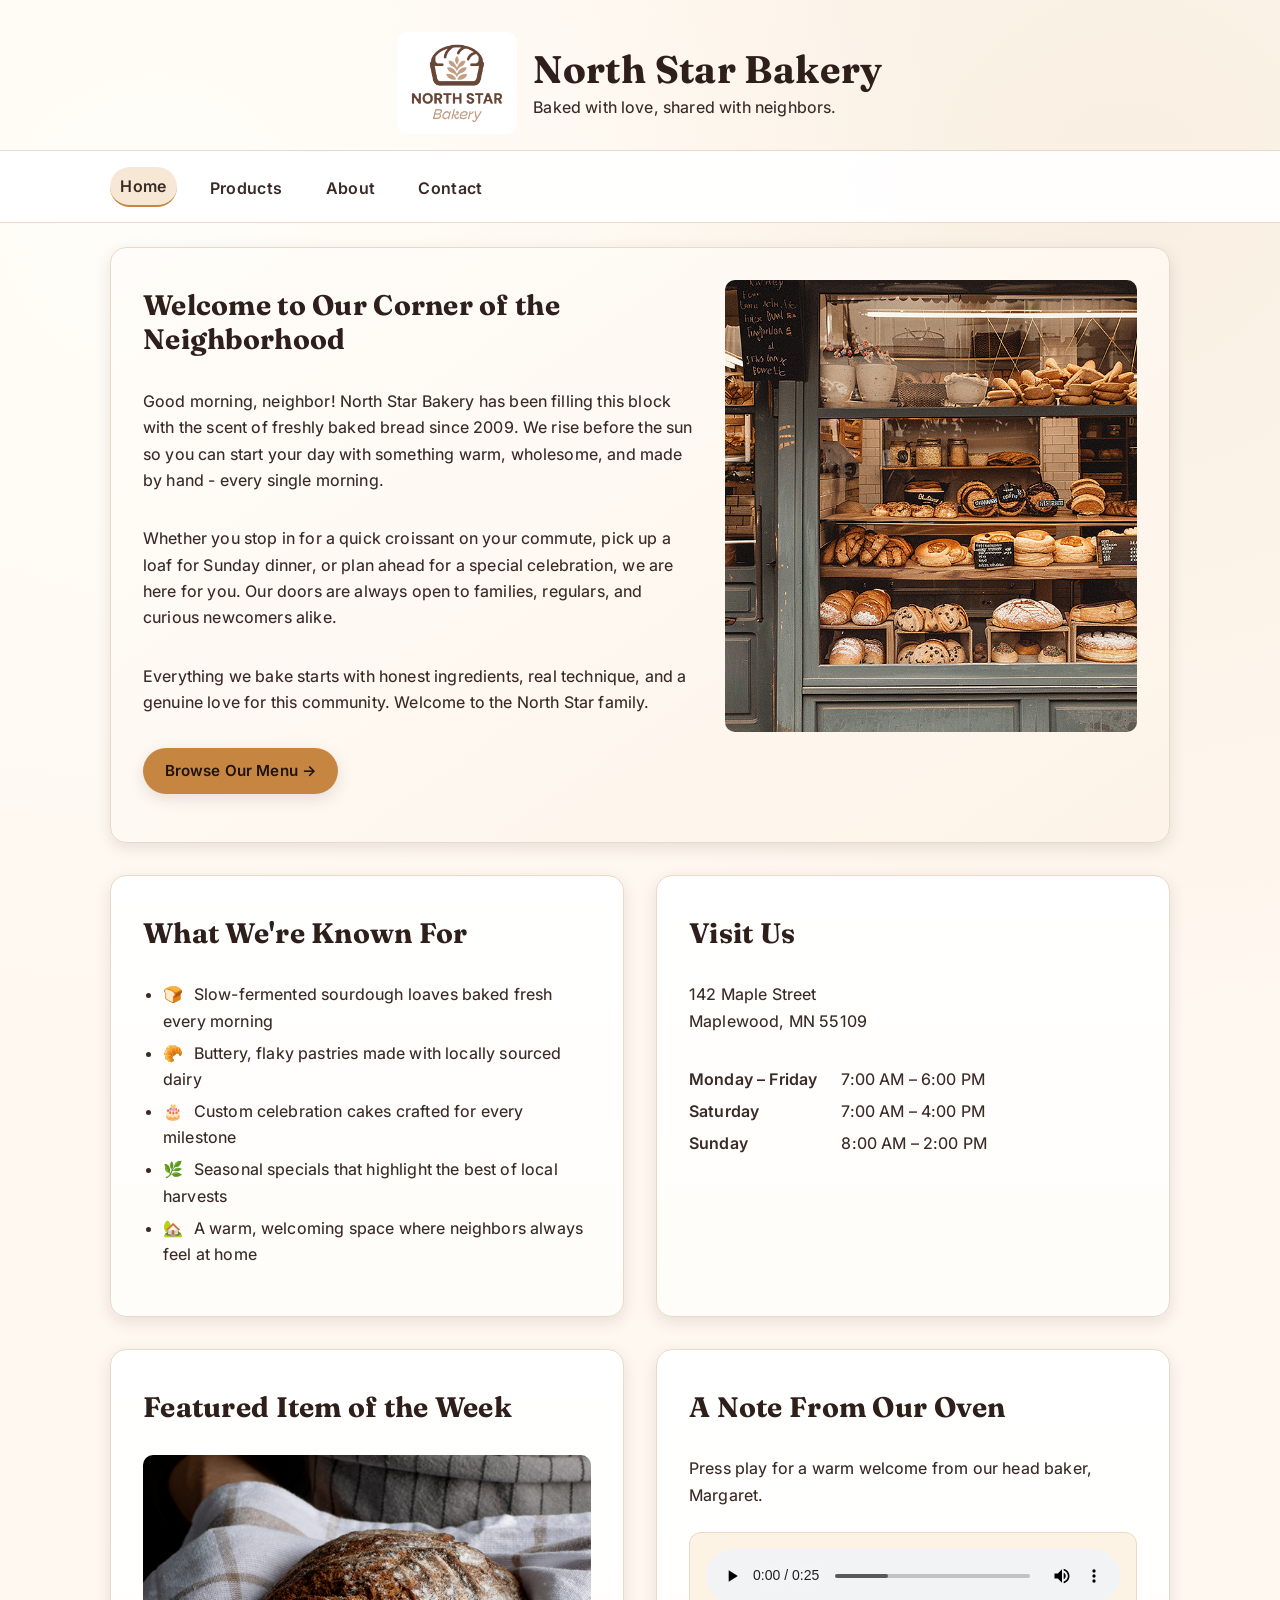
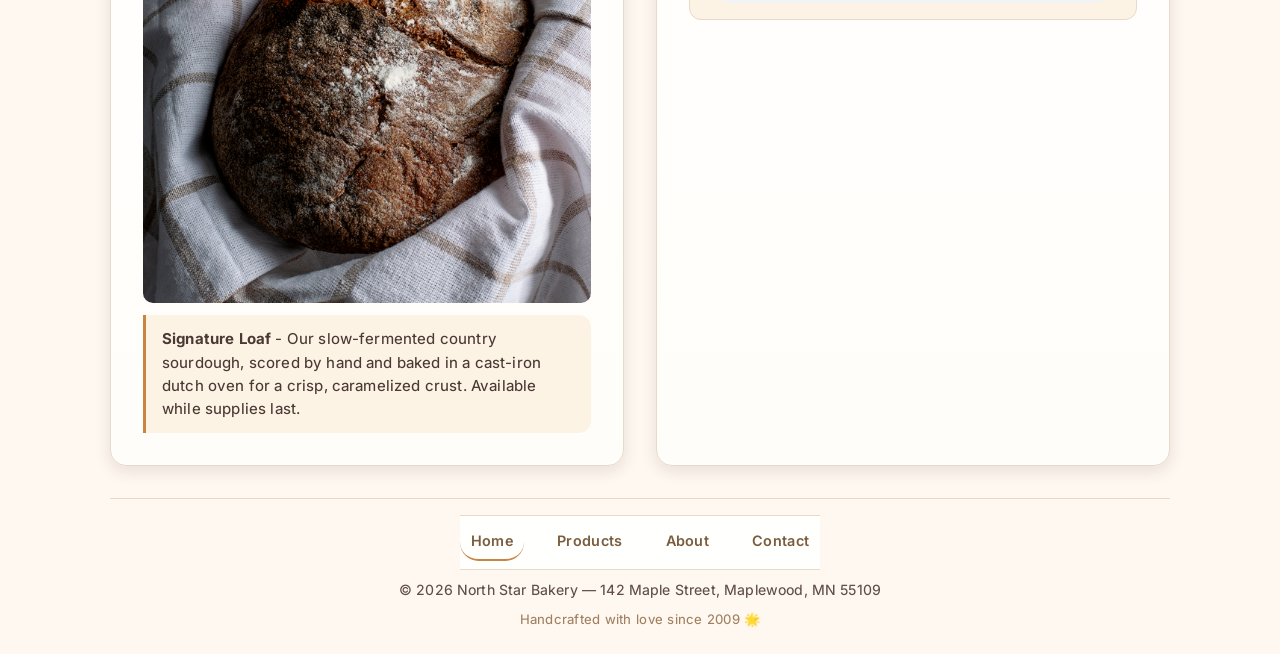
<file: index.html>
<!DOCTYPE html>
<html lang="en">
<head>
  <meta charset="UTF-8">
  <meta name="viewport" content="width=device-width, initial-scale=1.0">
  <title>North Star Bakery</title>
  <meta name="description" content="North Star Bakery — handcrafted breads, pastries, and custom cakes baked fresh daily in Maplewood, MN. Order online or visit us at 142 Maple Street.">
  <link rel="stylesheet" href="css/index.css">
</head>
<body>

  <a class="skip-link" href="#main-content">Skip to main content</a>

  <header>
    <img src="Bakery_c/bakery-logo_c.png" alt="North Star Bakery logo" width="120">
    <div class="brand-block">
      <h1>North Star Bakery</h1>
      <p class="header-tagline">Baked with love, shared with neighbors.</p>
    </div>
  </header>

  <nav aria-label="Primary">
    <ul>
      <li><a href="index.html" aria-current="page">Home</a></li>
      <li><a href="products.html">Products</a></li>
      <li><a href="about.html">About</a></li>
      <li><a href="contact.html">Contact</a></li>
    </ul>
  </nav>

  <main class="home-main" id="main-content">

    <section>
      <h2>Welcome to Our Corner of the Neighborhood</h2>
      <img src="Bakery_c/bakery-storefront_c.png" alt="North Star Bakery storefront">
      <p>
        Good morning, neighbor! North Star Bakery has been filling this block with the scent of
        freshly baked bread since 2009. We rise before the sun so you can start your day with
        something warm, wholesome, and made by hand - every single morning.
      </p>
      <p>
        Whether you stop in for a quick croissant on your commute, pick up a loaf for Sunday dinner,
        or plan ahead for a special celebration, we are here for you. Our doors are always open to
        families, regulars, and curious newcomers alike.
      </p>
      <p>
        Everything we bake starts with honest ingredients, real technique, and a genuine love for
        this community. Welcome to the North Star family.
      </p>
          <p><a href="products.html" class="btn">Browse Our Menu →</a></p>
    </section>

    <section>
      <h2>What We're Known For</h2>
      <ul>
        <li><span class="list-icon">🍞</span> Slow-fermented sourdough loaves baked fresh every morning</li>
        <li><span class="list-icon">🥐</span> Buttery, flaky pastries made with locally sourced dairy</li>
        <li><span class="list-icon">🎂</span> Custom celebration cakes crafted for every milestone</li>
        <li><span class="list-icon">🌿</span> Seasonal specials that highlight the best of local harvests</li>
        <li><span class="list-icon">🏡</span> A warm, welcoming space where neighbors always feel at home</li>
      </ul>
    </section>

    <section>
      <h2>Visit Us</h2>
      <address>
        142 Maple Street<br>
        Maplewood, MN 55109
      </address>
      <dl>
        <dt>Monday – Friday</dt>
        <dd>7:00 AM – 6:00 PM</dd>
        <dt>Saturday</dt>
        <dd>7:00 AM – 4:00 PM</dd>
        <dt>Sunday</dt>
        <dd>8:00 AM – 2:00 PM</dd>
      </dl>
    </section>

    <section>
      <h2>Featured Item of the Week</h2>
      <figure>
        <img src="Bakery_c/bakery-signature-loaf_c.png" alt="Our signature sourdough loaf, golden and scored on top">
        <figcaption>
          <strong>Signature Loaf</strong> - Our slow-fermented country sourdough, scored by hand and
          baked in a cast-iron dutch oven for a crisp, caramelized crust. Available while supplies last.
        </figcaption>
      </figure>
    </section>

    <section>
      <h2>A Note From Our Oven</h2>
      <p>Press play for a warm welcome from our head baker, Margaret.</p>
      <div class="audio-wrapper">
      <audio controls>
        <source src="Bakery_c/bakery-welcome_c.mp3" type="audio/mpeg">
        <source src="Bakery_c/bakery-welcome-mixed_c.mp3" type="audio/mpeg">
        Your browser does not support audio playback. Please visit us in person for a warm welcome!
      </audio>
      </div>
    </section>

  </main>

  <footer>
    <nav class="footer-nav" aria-label="Footer">
      <a href="index.html">Home</a>
      <a href="products.html">Products</a>
      <a href="about.html">About</a>
      <a href="contact.html">Contact</a>
    </nav>
    <p class="footer-copy">&copy; 2026 North Star Bakery &mdash; 142 Maple Street, Maplewood, MN 55109</p>
    <p class="footer-tagline">Handcrafted with love since 2009 🌟</p>
  </footer>

</body>
</html>
</file>
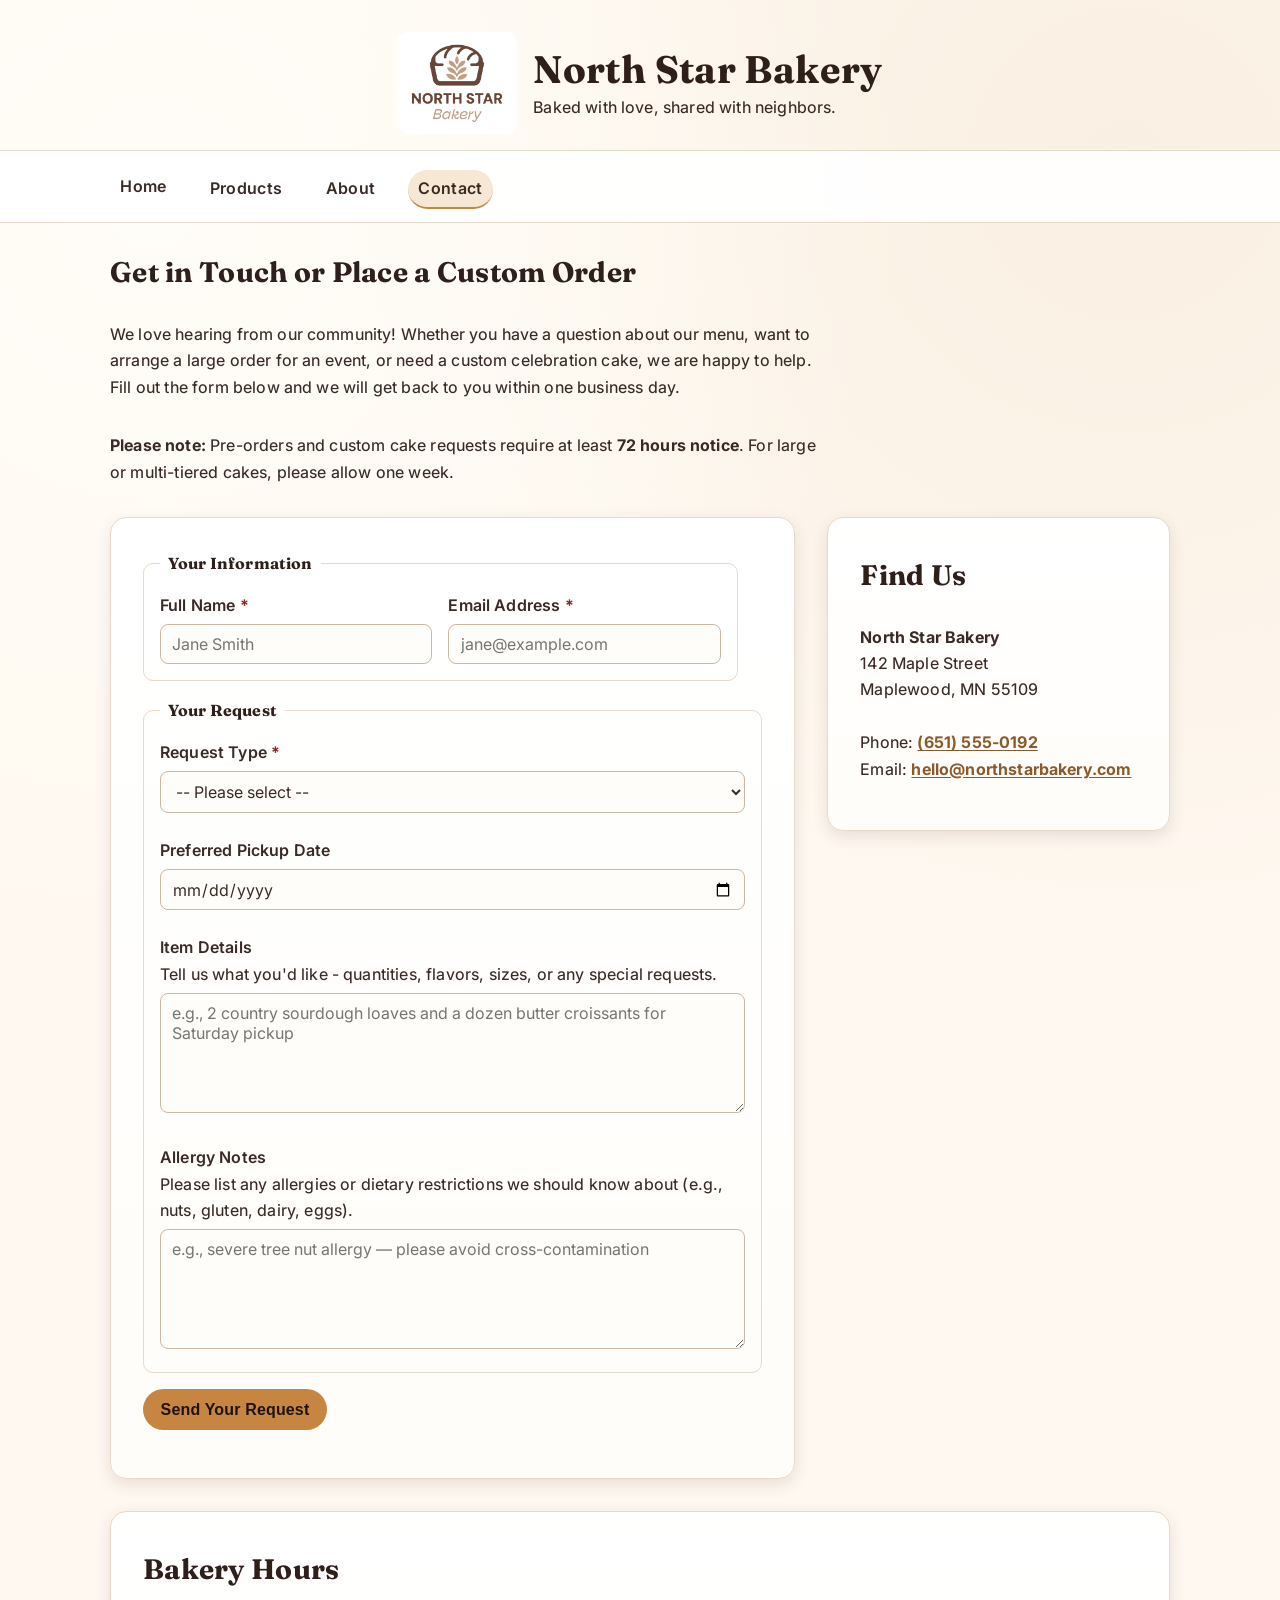
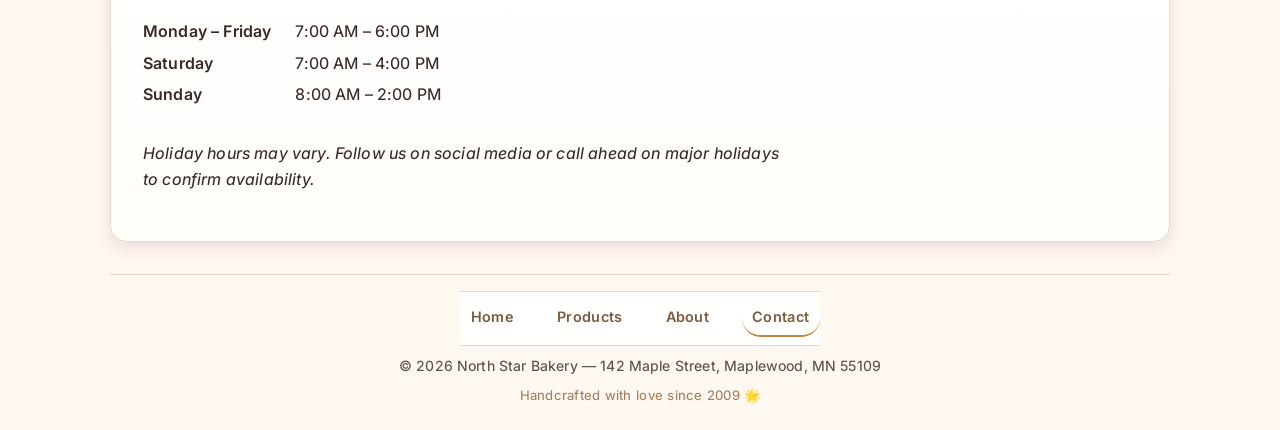
<file: contact.html>
<!DOCTYPE html>
<html lang="en">
<head>
  <meta charset="UTF-8">
  <meta name="viewport" content="width=device-width, initial-scale=1.0">
  <title>Contact Us — North Star Bakery</title>
  <meta name="description" content="Get in touch with North Star Bakery to place a pre-order, request a custom cake, or ask about our menu. We respond within one business day.">
  <link rel="stylesheet" href="css/contact.css">
</head>
<body>

  <a class="skip-link" href="#main-content">Skip to main content</a>

  <header>
    <img src="Bakery_c/bakery-logo_c.png" alt="North Star Bakery logo" width="120">
    <div class="brand-block">
      <h1>North Star Bakery</h1>
      <p class="header-tagline">Baked with love, shared with neighbors.</p>
    </div>
  </header>

  <nav aria-label="Primary">
    <ul>
      <li><a href="index.html">Home</a></li>
      <li><a href="products.html">Products</a></li>
      <li><a href="about.html">About</a></li>
      <li><a href="contact.html" aria-current="page">Contact</a></li>
    </ul>
  </nav>

  <main class="contact-main" id="main-content">

    <h2>Get in Touch or Place a Custom Order</h2>
    <p>
      We love hearing from our community! Whether you have a question about our menu, want to
      arrange a large order for an event, or need a custom celebration cake, we are happy to help.
      Fill out the form below and we will get back to you within one business day.
    </p>
    <p>
      <strong>Please note:</strong> Pre-orders and custom cake requests require at least
      <strong>72 hours notice</strong>. For large or multi-tiered cakes, please allow one week.
    </p>

    <form method="post" action="#">

      <fieldset>
        <legend>Your Information</legend>

        <p>
          <label for="name">Full Name <abbr title="required">*</abbr></label><br>
          <input type="text" id="name" name="name" required placeholder="Jane Smith">
        </p>

        <p>
          <label for="email">Email Address <abbr title="required">*</abbr></label><br>
          <input type="email" id="email" name="email" required placeholder="jane@example.com">
        </p>
      </fieldset>

      <fieldset>
        <legend>Your Request</legend>

        <p>
          <label for="request-type">Request Type <abbr title="required">*</abbr></label><br>
          <select id="request-type" name="request-type" required>
            <option value="" disabled selected>-- Please select --</option>
            <option value="general-question">General Question</option>
            <option value="bread-preorder">Bread Pre-Order</option>
            <option value="pastry-preorder">Pastry Pre-Order</option>
            <option value="custom-cake">Custom Cake Order</option>
            <option value="event-catering">Event &amp; Catering Inquiry</option>
            <option value="wholesale">Wholesale Inquiry</option>
            <option value="other">Other</option>
          </select>
        </p>

        <p>
          <label for="pickup-date">Preferred Pickup Date</label><br>
          <input type="date" id="pickup-date" name="pickup-date">
        </p>

        <p>
          <label for="item-details">Item Details</label><br>
          Tell us what you'd like - quantities, flavors, sizes, or any special requests.<br>
          <textarea id="item-details" name="item-details" rows="5" cols="50"
            placeholder="e.g., 2 country sourdough loaves and a dozen butter croissants for Saturday pickup"></textarea>
        </p>

        <p>
          <label for="allergy-notes">Allergy Notes</label><br>
          Please list any allergies or dietary restrictions we should know about (e.g., nuts, gluten, dairy, eggs).<br>
          <textarea id="allergy-notes" name="allergy-notes" rows="3" cols="50"
            placeholder="e.g., severe tree nut allergy — please avoid cross-contamination"></textarea>
        </p>
      </fieldset>

      <p>
        <button type="submit">Send Your Request</button>
      </p>

    </form>

    <section>
      <h2>Find Us</h2>
      <address>
        <strong>North Star Bakery</strong><br>
        142 Maple Street<br>
        Maplewood, MN 55109<br><br>
        Phone: <a href="tel:+16515550192">(651) 555-0192</a><br>
        Email: <a href="mailto:hello@northstarbakery.com">hello@northstarbakery.com</a>
      </address>
    </section>

    <section>
      <h2>Bakery Hours</h2>
      <dl>
        <dt>Monday – Friday</dt>
        <dd>7:00 AM – 6:00 PM</dd>
        <dt>Saturday</dt>
        <dd>7:00 AM – 4:00 PM</dd>
        <dt>Sunday</dt>
        <dd>8:00 AM – 2:00 PM</dd>
      </dl>
      <p>
        <em>Holiday hours may vary. Follow us on social media or call ahead on major holidays to
        confirm availability.</em>
      </p>
    </section>

  </main>

  <footer>
    <nav class="footer-nav" aria-label="Footer">
      <a href="index.html">Home</a>
      <a href="products.html">Products</a>
      <a href="about.html">About</a>
      <a href="contact.html">Contact</a>
    </nav>
    <p class="footer-copy">&copy; 2026 North Star Bakery &mdash; 142 Maple Street, Maplewood, MN 55109</p>
    <p class="footer-tagline">Handcrafted with love since 2009 🌟</p>
  </footer>

</body>
</html>
</file>
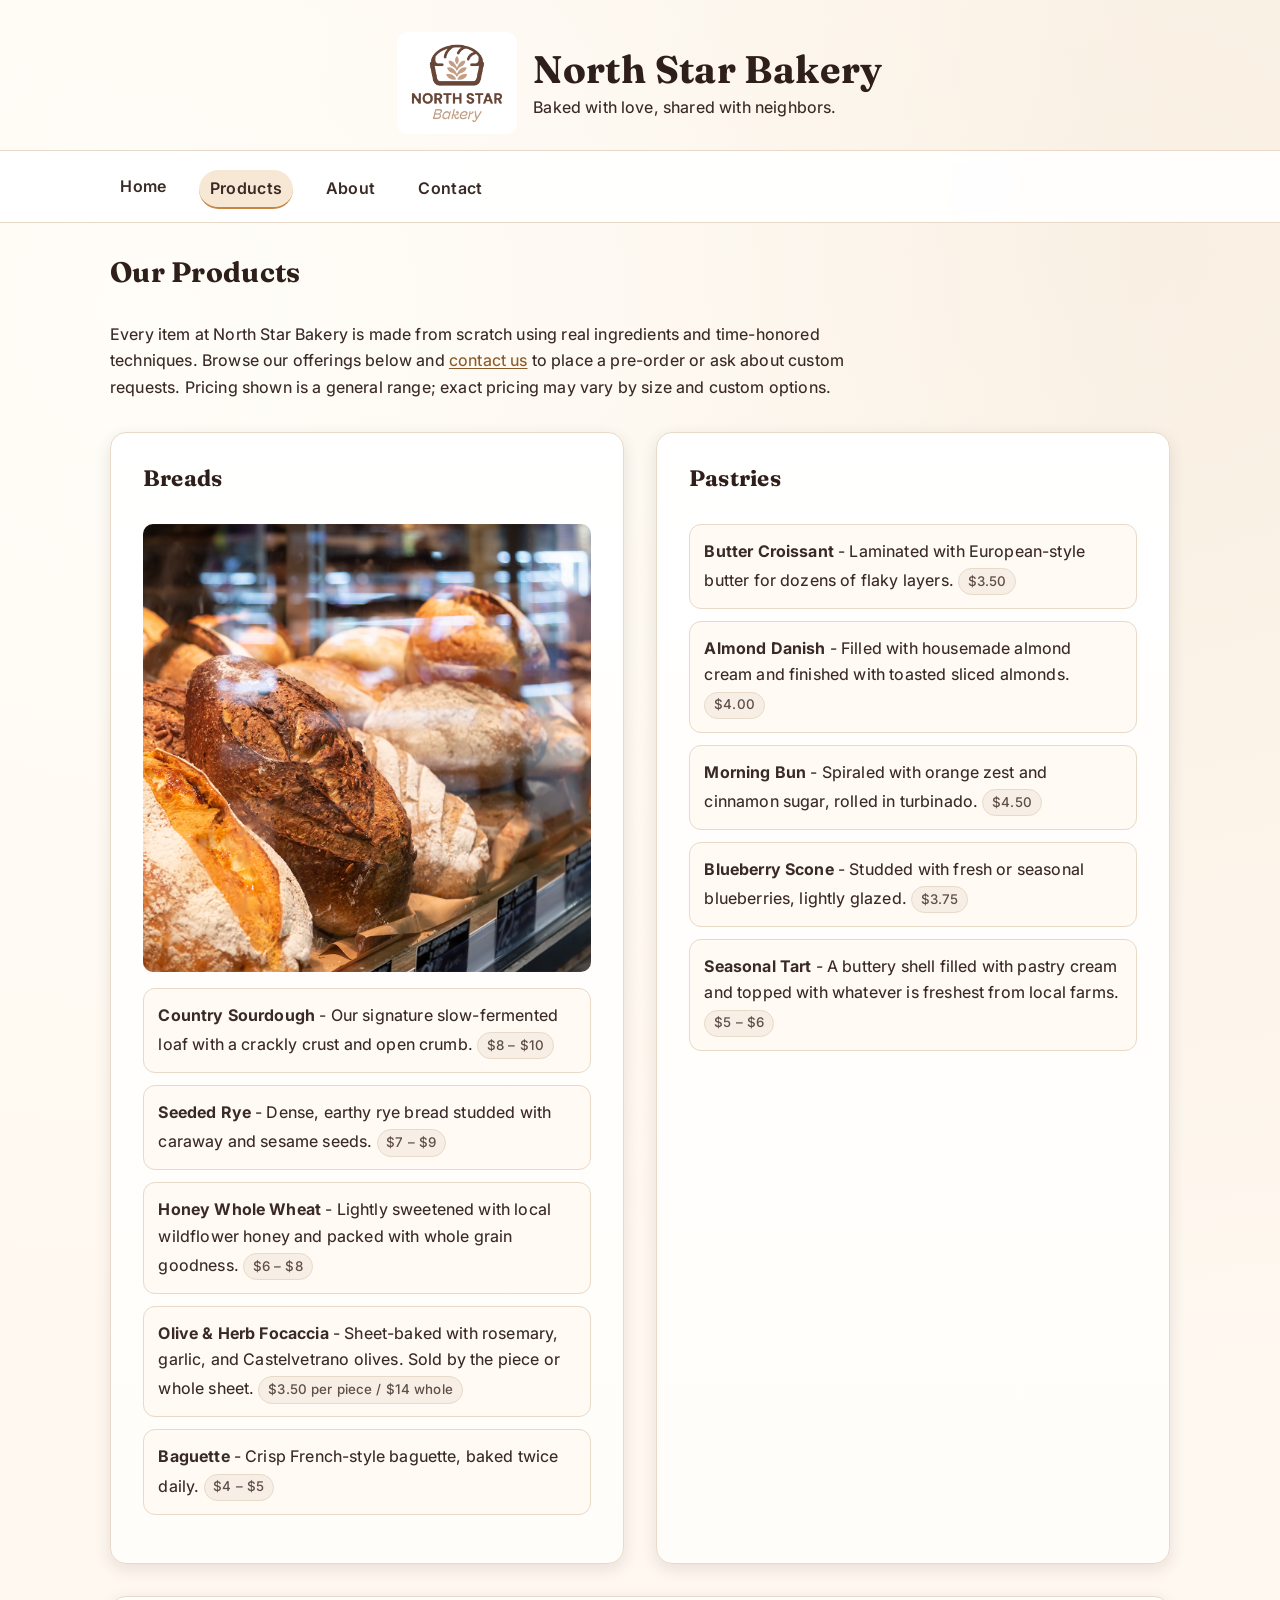
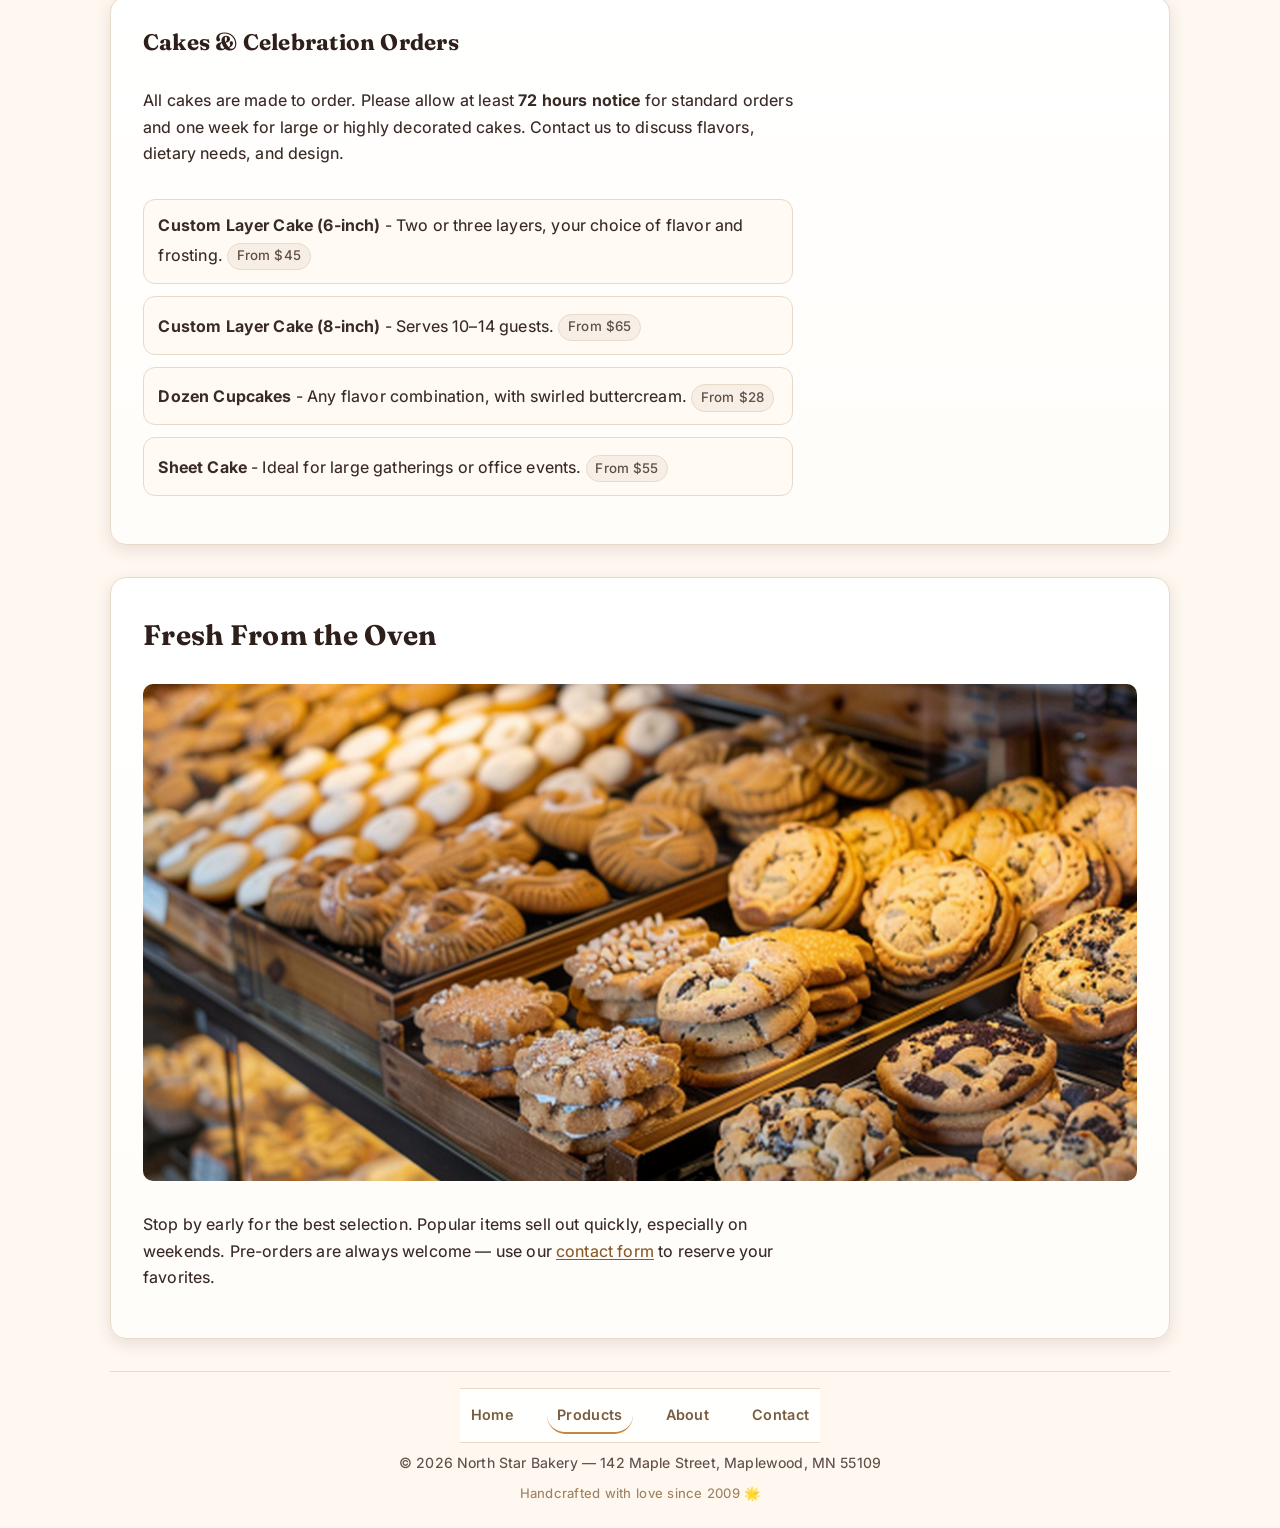
<file: products.html>
<!DOCTYPE html>
<html lang="en">
<head>
  <meta charset="UTF-8">
  <meta name="viewport" content="width=device-width, initial-scale=1.0">
  <title>Our Products — North Star Bakery</title>
  <meta name="description" content="Browse North Star Bakery's full menu of artisan breads, pastries, and custom celebration cakes. Fresh-baked daily in Maplewood, MN.">
  <link rel="stylesheet" href="css/products.css">
</head>
<body>

  <a class="skip-link" href="#main-content">Skip to main content</a>

  <header>
    <img src="Bakery_c/bakery-logo_c.png" alt="North Star Bakery logo" width="120">
    <div class="brand-block">
      <h1>North Star Bakery</h1>
      <p class="header-tagline">Baked with love, shared with neighbors.</p>
    </div>
  </header>

  <nav aria-label="Primary">
    <ul>
      <li><a href="index.html">Home</a></li>
      <li><a href="products.html" aria-current="page">Products</a></li>
      <li><a href="about.html">About</a></li>
      <li><a href="contact.html">Contact</a></li>
    </ul>
  </nav>

  <main class="products-main" id="main-content">

    <h2>Our Products</h2>
    <p>
      Every item at North Star Bakery is made from scratch using real ingredients and time-honored
      techniques. Browse our offerings below and <a href="contact.html">contact us</a> to place a
      pre-order or ask about custom requests. Pricing shown is a general range; exact pricing may
      vary by size and custom options.
    </p>

    <section>
      <h3>Breads</h3>
      <img src="Bakery_c/bakery-bread_c.png" alt="A selection of freshly baked artisan breads">
      <ul>
        <li>
          <strong>Country Sourdough</strong> - Our signature slow-fermented loaf with a crackly crust
          and open crumb. <small>$8 – $10</small>
        </li>
        <li>
          <strong>Seeded Rye</strong> - Dense, earthy rye bread studded with caraway and sesame seeds.
          <small>$7 – $9</small>
        </li>
        <li>
          <strong>Honey Whole Wheat</strong> - Lightly sweetened with local wildflower honey and
          packed with whole grain goodness. <small>$6 – $8</small>
        </li>
        <li>
          <strong>Olive &amp; Herb Focaccia</strong> - Sheet-baked with rosemary, garlic, and
          Castelvetrano olives. Sold by the piece or whole sheet. <small>$3.50 per piece / $14 whole</small>
        </li>
        <li>
          <strong>Baguette</strong> - Crisp French-style baguette, baked twice daily.
          <small>$4 – $5</small>
        </li>
      </ul>
    </section>

    <section>
      <h3>Pastries</h3>
      <ul>
        <li>
          <strong>Butter Croissant</strong> - Laminated with European-style butter for dozens of
          flaky layers. <small>$3.50</small>
        </li>
        <li>
          <strong>Almond Danish</strong> - Filled with housemade almond cream and finished with
          toasted sliced almonds. <small>$4.00</small>
        </li>
        <li>
          <strong>Morning Bun</strong> - Spiraled with orange zest and cinnamon sugar, rolled in
          turbinado. <small>$4.50</small>
        </li>
        <li>
          <strong>Blueberry Scone</strong> - Studded with fresh or seasonal blueberries, lightly
          glazed. <small>$3.75</small>
        </li>
        <li>
          <strong>Seasonal Tart</strong> - A buttery shell filled with pastry cream and topped with
          whatever is freshest from local farms. <small>$5 – $6</small>
        </li>
      </ul>
    </section>

    <section>
      <h3>Cakes &amp; Celebration Orders</h3>
      <p>
        All cakes are made to order. Please allow at least <strong>72 hours notice</strong> for
        standard orders and one week for large or highly decorated cakes. Contact us to discuss
        flavors, dietary needs, and design.
      </p>
      <ul>
        <li>
          <strong>Custom Layer Cake (6-inch)</strong> - Two or three layers, your choice of flavor
          and frosting. <small>From $45</small>
        </li>
        <li>
          <strong>Custom Layer Cake (8-inch)</strong> - Serves 10–14 guests.
          <small>From $65</small>
        </li>
        <li>
          <strong>Dozen Cupcakes</strong> - Any flavor combination, with swirled buttercream.
          <small>From $28</small>
        </li>
        <li>
          <strong>Sheet Cake</strong> - Ideal for large gatherings or office events.
          <small>From $55</small>
        </li>
      </ul>
    </section>

    <section>
      <h2>Fresh From the Oven</h2>
      <picture>
        <source media="(min-width: 800px)" srcset="Bakery_c/bakery-feature-large_c.png">
        <img src="Bakery_c/bakery-feature-small_c.png" alt="A beautiful spread of fresh baked goods from North Star Bakery">
      </picture>
      <p>
        Stop by early for the best selection. Popular items sell out quickly, especially on weekends.
        Pre-orders are always welcome — use our <a href="contact.html">contact form</a> to reserve
        your favorites.
      </p>
    </section>

  </main>

  <footer>
    <nav class="footer-nav" aria-label="Footer">
      <a href="index.html">Home</a>
      <a href="products.html">Products</a>
      <a href="about.html">About</a>
      <a href="contact.html">Contact</a>
    </nav>
    <p class="footer-copy">&copy; 2026 North Star Bakery &mdash; 142 Maple Street, Maplewood, MN 55109</p>
    <p class="footer-tagline">Handcrafted with love since 2009 🌟</p>
  </footer>

</body>
</html>
</file>
<file: css/index.css>
@import url("shared.css");

/* Home page accents */
nav a[href="index.html"] {
  border-bottom-color: var(--color-accent);
}

.home-main > section {
  flex: 1 1 100%;
}

.home-main > section:first-of-type {
  background: linear-gradient(145deg, #fffdf9 0%, #fdf3e8 100%);
}

main > section:first-of-type p {
  max-width: 72ch;
}

figure figcaption {
  margin-top: 0.75rem;
  color: #4a3934;
}

.home-main > section:nth-of-type(4) figure {
  margin: 0;
}

.home-main > section:nth-of-type(5) p {
  margin-bottom: var(--space-1);
}

audio {
  margin-top: 0.5rem;
}

@media (min-width: 900px) {
  .home-main {
    flex-direction: row;
    flex-wrap: wrap;
    align-items: stretch;
  }

  .home-main > section:first-of-type {
    display: grid;
    grid-template-columns: 1.15fr 0.85fr;
    column-gap: var(--space-3);
    align-items: start;
  }

  .home-main > section:first-of-type h2,
  .home-main > section:first-of-type p:last-of-type {
    grid-column: 1 / 2;
  }

  .home-main > section:first-of-type img {
    grid-column: 2 / 3;
    grid-row: 1 / span 4;
    height: 100%;
    object-fit: cover;
  }

  .home-main > section:first-of-type {
    flex-basis: 100%;
  }

  .home-main > section:nth-of-type(n + 2) {
    flex: 1 1 calc(50% - var(--space-2));
  }
}
</file>
<file: css/contact.css>
@import url("shared.css");

/* Contact page accents */
nav a[href="contact.html"] {
  border-bottom-color: var(--color-accent);
}

form p {
  max-width: 74ch;
}

.contact-main > p {
  max-width: 72ch;
}

.contact-main form {
  gap: var(--space-2);
}

.contact-main fieldset > p:last-child {
  margin-bottom: 0;
}

abbr[title="required"] {
  color: #8f2525;
  font-weight: 700;
  text-decoration: none;
}

button[type="submit"] {
  min-width: 180px;
}

.contact-main button[type="submit"] {
  width: fit-content;
}

address a {
  font-weight: 700;
}

.contact-main > form,
.contact-main > section {
  flex: 1 1 100%;
}

.contact-main form > fieldset:first-of-type {
  display: grid;
  grid-template-columns: 1fr 1fr;
  column-gap: var(--space-2);
  row-gap: var(--space-1);
}

.contact-main form > fieldset:first-of-type > p {
  margin-bottom: 0;
}


@media (min-width: 768px) {
  .contact-main form {
    flex-direction: column;
    flex-wrap: nowrap;
  }

  .contact-main form > fieldset {
    flex: 1 1 auto;
  }

  .contact-main form > fieldset:first-of-type {
    order: 1;
  }

  .contact-main form > fieldset:last-of-type {
    order: 2;
  }

  .contact-main form > p:last-child {
    order: 3;
  }
}

@media (min-width: 900px) {
  .contact-main {
    flex-direction: row;
    flex-wrap: wrap;
    align-items: flex-start;
  }

  .contact-main > h2,
  .contact-main > p {
    flex-basis: 100%;
  }

  .contact-main > form {
    flex: 2 1 560px;
  }

  .contact-main > section {
    flex: 1 1 280px;
  }

  .contact-main > section:last-of-type {
    align-self: stretch;
  }
}
</file>
<file: css/products.css>
@import url("shared.css");

/* Styles for products.html */

/* Products page accents */
nav a[href="products.html"] {
  border-bottom-color: var(--color-accent);
}

main > p {
  max-width: 74ch;
}

.products-main > section {
  flex: 1 1 100%;
}

.products-main section ul {
  list-style: none;
  padding-left: 0;
}

.products-main section li {
  border: 1px solid var(--color-border);
  border-radius: 12px;
  padding: 0.8rem 0.9rem;
  background: #fffaf3;
}

.products-main section li + li {
  margin-top: 0.75rem;
}

small {
  display: inline-block;
  margin-top: 0.25rem;
  background: #f7efe5;
  border: 1px solid var(--color-border);
  border-radius: 999px;
  padding: 0.1rem 0.55rem;
}

picture img {
  margin-bottom: 0.9rem;
  width: 100%;
  object-fit: cover;
}

@media (max-width: 640px) {
  .products-main section li {
    padding: 0.7rem 0.75rem;
  }

  .products-main section li + li {
    margin-top: 0.6rem;
  }

  .products-main section li small {
    display: block;
    width: fit-content;
    margin-top: 0.45rem;
  }

  .products-main > section:first-of-type img {
    border-radius: 12px;
  }
}

@media (min-width: 900px) {
  .products-main {
    flex-direction: row;
    flex-wrap: wrap;
    align-items: stretch;
  }

  .products-main > h2,
  .products-main > p {
    flex-basis: 100%;
  }

  .products-main > section {
    flex: 1 1 calc(50% - var(--space-2));
  }

  .products-main > section:last-of-type {
    flex-basis: 100%;
  }
}
</file>
